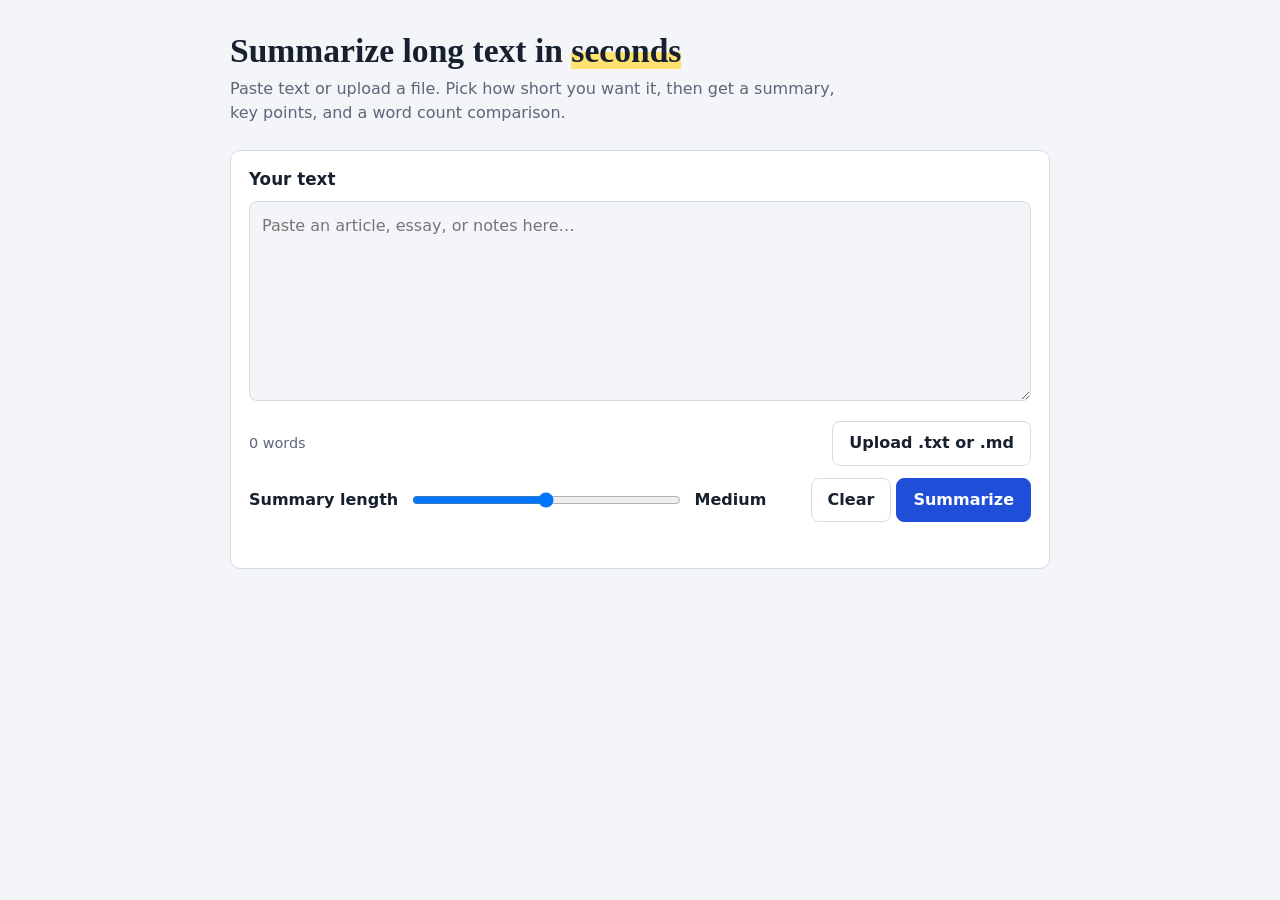
<file: index.html>
<!DOCTYPE html>
<html lang="en">
<head>
<meta charset="utf-8">
<meta name="viewport" content="width=device-width, initial-scale=1">
<title>AI Text Summarizer</title>
<link rel="stylesheet" href="style.css">
</head>
<body>
<main>
  <h1>Summarize long text in <span>seconds</span></h1>
  <p class="sub">Paste text or upload a file. Pick how short you want it, then get a summary, key points, and a word count comparison.</p>

  <section aria-labelledby="h-in">
    <h2 id="h-in">Your text</h2>
    <textarea id="input" placeholder="Paste an article, essay, or notes here…" aria-label="Text to summarize"></textarea>
    <div class="row">
      <span class="meta" id="inCount">0 words</span>
      <label class="btn">Upload .txt or .md<input id="file" type="file" accept=".txt,.md,.text" hidden></label>
    </div>
    <div class="row">
      <div class="slider">
        <label for="length"><b>Summary length</b></label>
        <input id="length" type="range" min="1" max="5" value="3">
        <span id="lenLabel"></span>
      </div>
      <div>
        <button id="clear" type="button">Clear</button>
        <button id="go" type="button" class="primary">Summarize</button>
      </div>
    </div>
    <p id="error" role="alert"></p>
  </section>

  <div id="results" hidden>
    <section aria-labelledby="h-sum">
      <h2 id="h-sum">Summary</h2>
      <p id="summary"></p>
      <div class="row"><span></span><button id="copy" type="button">Copy summary</button></div>
    </section>
    <section aria-labelledby="h-kp">
      <h2 id="h-kp">Key points</h2>
      <ul id="points"></ul>
    </section>
    <section class="cmp" aria-labelledby="h-wc">
      <h2 id="h-wc">Word count comparison</h2>
      <div>Original: <b id="origN"></b> words</div>
      <div class="bar" id="origBar"></div>
      <div>Summary: <b id="sumN"></b> words</div>
      <div class="bar s" id="sumBar"></div>
      <span class="cut" id="cut"></span>
    </section>
  </div>
</main>
<script src="summarizer.js"></script>
<script src="app.js"></script>
</body>
</html>
</file>
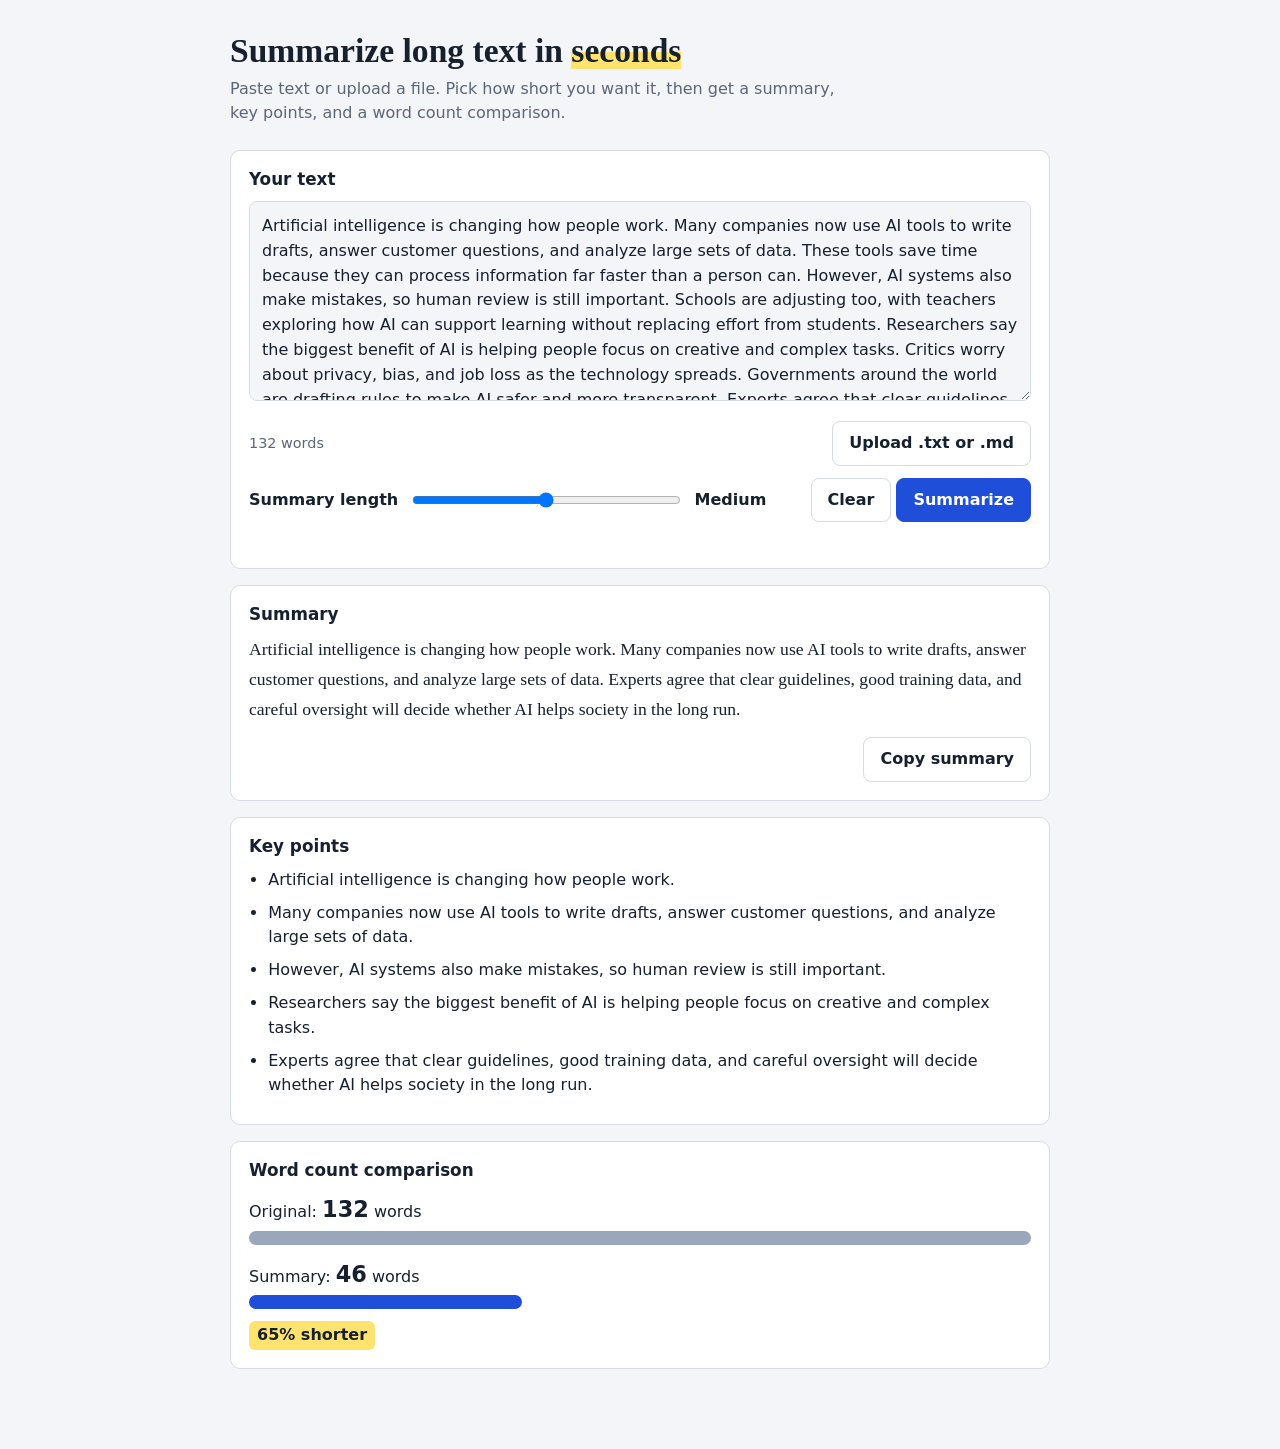
<file: AI Text Summarizer Demo.html>
<!DOCTYPE html>
<html lang="en">
<head>
<meta charset="utf-8">
<meta name="viewport" content="width=device-width, initial-scale=1">
<title>AI Text Summarizer</title>
<style>
:root{--ink:#16202e;--muted:#5b6678;--paper:#f3f5f8;--card:#fff;--line:#d5dbe4;--mark:#ffe36e;--accent:#1f4fd8;--bar:#9aa7bb}
@media (prefers-color-scheme:dark){:root{--ink:#e8edf5;--muted:#9aa6b8;--paper:#10151d;--card:#171e29;--line:#2a3445;--mark:#6b5a12;--accent:#7ea2ff;--bar:#4a586e}}
*{box-sizing:border-box}
body{margin:0;background:var(--paper);color:var(--ink);font:16px/1.55 system-ui,-apple-system,"Segoe UI",sans-serif}
main{max-width:860px;margin:0 auto;padding:32px 20px 64px}
h1{font:700 2.1rem/1.15 Georgia,"Times New Roman",serif;margin:0 0 6px}
h1 span{background:linear-gradient(transparent 55%,var(--mark) 55%)}
.sub{color:var(--muted);margin:0 0 24px;max-width:60ch}
section{background:var(--card);border:1px solid var(--line);border-radius:10px;padding:18px;margin-bottom:16px}
h2{font:600 1.05rem/1.3 system-ui,sans-serif;margin:0 0 10px}
textarea{width:100%;min-height:200px;resize:vertical;padding:12px;border:1px solid var(--line);border-radius:8px;background:var(--paper);color:var(--ink);font:inherit}
.row{display:flex;flex-wrap:wrap;gap:12px;align-items:center;justify-content:space-between;margin-top:12px}
button,.btn{font:inherit;font-weight:600;padding:9px 16px;border-radius:8px;border:1px solid var(--line);background:var(--card);color:var(--ink);cursor:pointer}
button.primary{background:var(--accent);border-color:var(--accent);color:#fff}
:is(button,.btn,textarea,input):focus-visible{outline:3px solid var(--accent);outline-offset:2px}
.slider{display:flex;align-items:center;gap:12px;flex:1;min-width:240px}
.slider input{flex:1}
#lenLabel{min-width:6.5em;font-weight:600}
.meta{color:var(--muted);font-size:.9rem}
#error{color:#c0392b;min-height:1.2em;margin:8px 0 0}
#summary{font:1.1rem/1.7 Georgia,serif;margin:0}
#points{margin:0;padding-left:1.2em}#points li{margin-bottom:8px}
.bar{height:14px;border-radius:7px;background:var(--bar);margin:4px 0 12px}
.bar.s{background:var(--accent)}
.cmp b{font-size:1.4rem}
.cut{display:inline-block;background:var(--mark);padding:2px 8px;border-radius:6px;font-weight:600}
[hidden]{display:none!important}

</style>
</head>
<body>
<main>
  <h1>Summarize long text in <span>seconds</span></h1>
  <p class="sub">Paste text or upload a file. Pick how short you want it, then get a summary, key points, and a word count comparison.</p>

  <section aria-labelledby="h-in">
    <h2 id="h-in">Your text</h2>
    <textarea id="input" placeholder="Paste an article, essay, or notes here…" aria-label="Text to summarize">Artificial intelligence is changing how people work. Many companies now use AI tools to write drafts, answer customer questions, and analyze large sets of data. These tools save time because they can process information far faster than a person can. However, AI systems also make mistakes, so human review is still important. Schools are adjusting too, with teachers exploring how AI can support learning without replacing effort from students. Researchers say the biggest benefit of AI is helping people focus on creative and complex tasks. Critics worry about privacy, bias, and job loss as the technology spreads. Governments around the world are drafting rules to make AI safer and more transparent. Experts agree that clear guidelines, good training data, and careful oversight will decide whether AI helps society in the long run.</textarea>
    <div class="row">
      <span class="meta" id="inCount">0 words</span>
      <label class="btn">Upload .txt or .md<input id="file" type="file" accept=".txt,.md,.text" hidden></label>
    </div>
    <div class="row">
      <div class="slider">
        <label for="length"><b>Summary length</b></label>
        <input id="length" type="range" min="1" max="5" value="3">
        <span id="lenLabel"></span>
      </div>
      <div>
        <button id="clear" type="button">Clear</button>
        <button id="go" type="button" class="primary">Summarize</button>
      </div>
    </div>
    <p id="error" role="alert"></p>
  </section>

  <div id="results" hidden>
    <section aria-labelledby="h-sum">
      <h2 id="h-sum">Summary</h2>
      <p id="summary"></p>
      <div class="row"><span></span><button id="copy" type="button">Copy summary</button></div>
    </section>
    <section aria-labelledby="h-kp">
      <h2 id="h-kp">Key points</h2>
      <ul id="points"></ul>
    </section>
    <section class="cmp" aria-labelledby="h-wc">
      <h2 id="h-wc">Word count comparison</h2>
      <div>Original: <b id="origN"></b> words</div>
      <div class="bar" id="origBar"></div>
      <div>Summary: <b id="sumN"></b> words</div>
      <div class="bar s" id="sumBar"></div>
      <span class="cut" id="cut"></span>
    </section>
  </div>
</main>
<script>
/* Core summarizer logic: extractive, frequency-based (runs fully in the browser). */
const STOPWORDS = new Set(("a an the and or but if then else of to in on at by for with from as is are was were be been being " +
  "it its this that these those he she they we you i his her their our your my me him them us not no so such than too very " +
  "can could will would shall should may might must do does did done have has had having about into over under again " +
  "also just more most other some any each both few own same only up down out off what which who whom when where why how").split(" "));

const words = t => (t.toLowerCase().match(/[a-z0-9']+/g) || []);
const countWords = t => (t.trim() ? t.trim().split(/\s+/).length : 0);

function splitSentences(text) {
  return (text.replace(/\s+/g, " ").match(/[^.!?]+(?:[.!?]+["')\]]*|$)/g) || [])
    .map(s => s.trim()).filter(s => words(s).length >= 4);
}

function termFrequencies(sentences) {
  const tf = {};
  sentences.forEach(s => words(s).forEach(w => {
    if (!STOPWORDS.has(w) && w.length > 2) tf[w] = (tf[w] || 0) + 1;
  }));
  const max = Math.max(1, ...Object.values(tf));
  for (const w in tf) tf[w] /= max;
  return tf;
}

function scoreSentences(sentences, tf) {
  return sentences.map((s, i) => {
    const ws = words(s).filter(w => tf[w]);
    const base = ws.reduce((a, w) => a + tf[w], 0) / Math.sqrt(Math.max(words(s).length, 1));
    const position = i === 0 ? 1.25 : i === sentences.length - 1 ? 1.08 : 1;
    return { i, s, score: base * position };
  });
}

/** ratio: 0.1–0.7 of sentences kept. Returns summary, key points and word counts. */
function summarize(text, ratio = 0.3) {
  const sentences = splitSentences(text);
  if (sentences.length < 2) return { summary: text.trim(), keyPoints: [], original: countWords(text), shortened: countWords(text) };
  const tf = termFrequencies(sentences);
  const scored = scoreSentences(sentences, tf);
  const ranked = [...scored].sort((a, b) => b.score - a.score);

  const n = Math.max(1, Math.round(sentences.length * ratio));
  const summary = ranked.slice(0, n).sort((a, b) => a.i - b.i).map(x => x.s).join(" ");

  // Key points: top sentences, skipping near-duplicates, trimmed to ~24 words.
  const keyPoints = [];
  for (const r of ranked) {
    const rw = new Set(words(r.s).filter(w => tf[w]));
    const dup = keyPoints.some(k => {
      const kw = new Set(words(k.s).filter(w => tf[w]));
      const shared = [...rw].filter(w => kw.has(w)).length;
      return shared / Math.max(1, Math.min(rw.size, kw.size)) > 0.6;
    });
    if (!dup) keyPoints.push(r);
    if (keyPoints.length === 5) break;
  }
  const trim = s => { const w = s.split(/\s+/); return w.length > 24 ? w.slice(0, 24).join(" ") + "…" : s; };

  return {
    summary,
    keyPoints: keyPoints.sort((a, b) => a.i - b.i).map(k => trim(k.s)),
    original: countWords(text),
    shortened: countWords(summary),
  };
}

/* UI wiring: input, file upload, slider, rendering. */
const $ = id => document.getElementById(id);
const input = $("input"), slider = $("length"), fileInput = $("file");
const LABELS = ["", "Very short", "Short", "Medium", "Long", "Very long"];

function levelToRatio(l) { return [0, 0.1, 0.2, 0.3, 0.45, 0.65][l]; }

function run() {
  const text = input.value.trim();
  $("inCount").textContent = countWords(text) + " words";
  if (!text) { $("results").hidden = true; $("error").textContent = "Paste some text or upload a .txt file first."; return; }
  if (splitSentences(text).length < 3) { $("results").hidden = true; $("error").textContent = "Add at least three full sentences to summarize."; return; }
  $("error").textContent = "";
  const r = summarize(text, levelToRatio(+slider.value));
  $("summary").textContent = r.summary;
  $("points").replaceChildren(...r.keyPoints.map(p => Object.assign(document.createElement("li"), { textContent: p })));
  const cut = Math.round((1 - r.shortened / r.original) * 100);
  $("origN").textContent = r.original; $("sumN").textContent = r.shortened;
  $("cut").textContent = cut + "% shorter";
  $("origBar").style.width = "100%";
  $("sumBar").style.width = Math.max(3, (r.shortened / r.original) * 100) + "%";
  $("results").hidden = false;
}

slider.addEventListener("input", () => { $("lenLabel").textContent = LABELS[slider.value]; if (!$("results").hidden) run(); });
input.addEventListener("input", () => { $("inCount").textContent = countWords(input.value) + " words"; });
$("go").addEventListener("click", run);
$("clear").addEventListener("click", () => { input.value = ""; $("results").hidden = true; $("error").textContent = ""; $("inCount").textContent = "0 words"; fileInput.value = ""; });
$("copy").addEventListener("click", async () => {
  try { await navigator.clipboard.writeText($("summary").textContent); $("copy").textContent = "Copied"; setTimeout(() => $("copy").textContent = "Copy summary", 1500); } catch (e) {}
});
fileInput.addEventListener("change", () => {
  const f = fileInput.files[0]; if (!f) return;
  if (!/\.(txt|md|text)$/i.test(f.name)) { $("error").textContent = "Use a .txt or .md file."; return; }
  const rd = new FileReader();
  rd.onload = () => { input.value = rd.result; $("inCount").textContent = countWords(rd.result) + " words"; $("error").textContent = ""; run(); };
  rd.readAsText(f);
});
$("lenLabel").textContent = LABELS[slider.value];
$("inCount").textContent = countWords(input.value) + " words"; run();

</script>
</body>
</html>
</file>
<file: style.css>
:root{--ink:#16202e;--muted:#5b6678;--paper:#f3f5f8;--card:#fff;--line:#d5dbe4;--mark:#ffe36e;--accent:#1f4fd8;--bar:#9aa7bb}
@media (prefers-color-scheme:dark){:root{--ink:#e8edf5;--muted:#9aa6b8;--paper:#10151d;--card:#171e29;--line:#2a3445;--mark:#6b5a12;--accent:#7ea2ff;--bar:#4a586e}}
*{box-sizing:border-box}
body{margin:0;background:var(--paper);color:var(--ink);font:16px/1.55 system-ui,-apple-system,"Segoe UI",sans-serif}
main{max-width:860px;margin:0 auto;padding:32px 20px 64px}
h1{font:700 2.1rem/1.15 Georgia,"Times New Roman",serif;margin:0 0 6px}
h1 span{background:linear-gradient(transparent 55%,var(--mark) 55%)}
.sub{color:var(--muted);margin:0 0 24px;max-width:60ch}
section{background:var(--card);border:1px solid var(--line);border-radius:10px;padding:18px;margin-bottom:16px}
h2{font:600 1.05rem/1.3 system-ui,sans-serif;margin:0 0 10px}
textarea{width:100%;min-height:200px;resize:vertical;padding:12px;border:1px solid var(--line);border-radius:8px;background:var(--paper);color:var(--ink);font:inherit}
.row{display:flex;flex-wrap:wrap;gap:12px;align-items:center;justify-content:space-between;margin-top:12px}
button,.btn{font:inherit;font-weight:600;padding:9px 16px;border-radius:8px;border:1px solid var(--line);background:var(--card);color:var(--ink);cursor:pointer}
button.primary{background:var(--accent);border-color:var(--accent);color:#fff}
:is(button,.btn,textarea,input):focus-visible{outline:3px solid var(--accent);outline-offset:2px}
.slider{display:flex;align-items:center;gap:12px;flex:1;min-width:240px}
.slider input{flex:1}
#lenLabel{min-width:6.5em;font-weight:600}
.meta{color:var(--muted);font-size:.9rem}
#error{color:#c0392b;min-height:1.2em;margin:8px 0 0}
#summary{font:1.1rem/1.7 Georgia,serif;margin:0}
#points{margin:0;padding-left:1.2em}#points li{margin-bottom:8px}
.bar{height:14px;border-radius:7px;background:var(--bar);margin:4px 0 12px}
.bar.s{background:var(--accent)}
.cmp b{font-size:1.4rem}
.cut{display:inline-block;background:var(--mark);padding:2px 8px;border-radius:6px;font-weight:600}
[hidden]{display:none!important}
</file>
